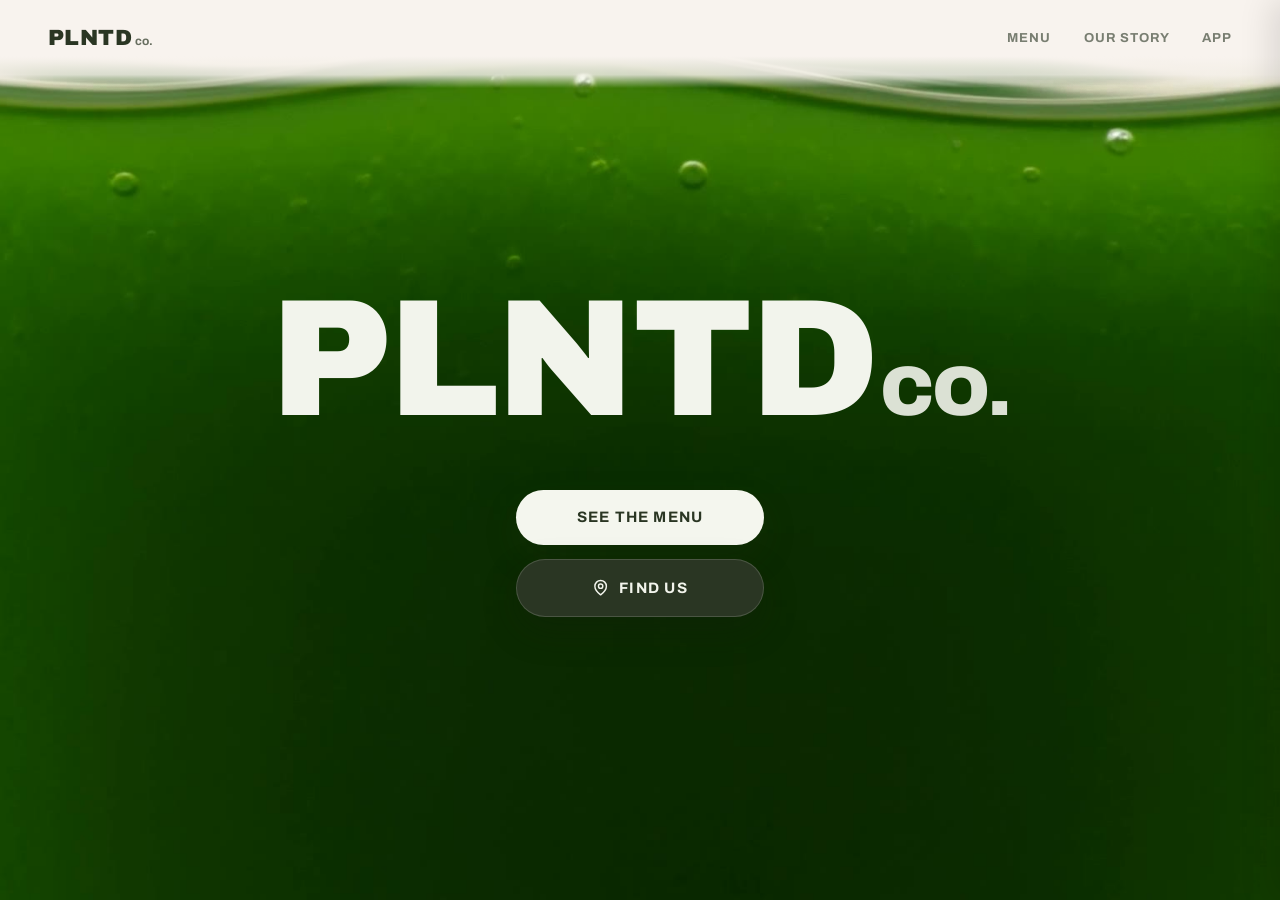
<file: index.html>
<!DOCTYPE html>
<html lang="en">
<head>
<meta charset="UTF-8">
<meta name="viewport" content="width=device-width, initial-scale=1.0">
<title>PLNTD — Home</title>
<meta name="description" content="Plant-powered juices and drinks. Eat clean, live green, feel good">
<link rel="icon" type="image/png" href="assets/icon.png?v=2">
<link href="https://fonts.googleapis.com/css2?family=Archivo:wght@700;900&display=swap" rel="stylesheet">
<style>
  :root { --btn-scale: 1.08; }
  *, *::before, *::after { box-sizing: border-box; margin: 0; padding: 0; }
  html, body { height: 100%; overflow-x: hidden; }

  body {
    font-family: 'Archivo', system-ui, sans-serif;
    overflow: hidden;
    background: #F8F3EE;
  }

  .page {
    position: relative;
    width: 100%;
    height: 100vh;
    min-height: 600px;
    overflow: hidden;
    background: #F8F3EE;
  }

  /* ── VIDEO LAYER (the Seedance render) ── */
  #liquidVideo {
    position: absolute;
    inset: 0;
    width: 100%;
    height: 100%;
    object-fit: cover;
    object-position: center bottom;
    z-index: 1;
    pointer-events: none;
    opacity: 0;                       /* hidden until confirmed at pour start */
    transition: opacity 200ms ease;
  }
  #liquidVideo.ready { opacity: 1; }

  /* Fallback still — shown only when autoplay is blocked (e.g. iOS Low
     Power Mode), so the hero shows filled juice instead of an empty video
     with a tap-to-play button. Hidden again once the video actually plays. */
  .hero-fallback {
    position: absolute;
    inset: 0;
    width: 100%;
    height: 100%;
    object-fit: cover;
    object-position: center bottom;
    z-index: 1;
    opacity: 0;
    transition: opacity 400ms ease;
    pointer-events: none;
  }
  .hero-fallback.show { opacity: 1; }

  /* ── SETTLED FLAT FILL ──
     A thin band that fades in at the waterline once the liquid hits the
     target rest level, hiding the wave peaks/troughs so the surface
     reads as a clean horizontal edge. The juice depth below it stays
     the real video pixels. */
  .settled-liquid {
    position: absolute;
    left: 0; right: 0;
    top: 100%;                        /* off-screen until frozen */
    height: 36px;                     /* updated by JS to cover the ripple range */
    z-index: 1;
    background: #1D391A;              /* live-sampled to match video pixels */
    opacity: 0;
    transition: opacity 480ms cubic-bezier(0.22, 1, 0.36, 1);
    pointer-events: none;
  }
  .settled-liquid.visible { opacity: 1; }

  .grain {
    position: absolute;
    inset: 0;
    z-index: 2;
    pointer-events: none;
    opacity: 0.35;
    mix-blend-mode: multiply;
    background-image: url("data:image/svg+xml,%3Csvg viewBox='0 0 256 256' xmlns='http://www.w3.org/2000/svg'%3E%3Cfilter id='n'%3E%3CfeTurbulence type='fractalNoise' baseFrequency='0.9' numOctaves='4' stitchTiles='stitch'/%3E%3C/filter%3E%3Crect width='100%25' height='100%25' filter='url(%23n)' opacity='0.05'/%3E%3C/svg%3E");
  }

  /* cream mask strip — hides the part of the video above the nav line
     so the liquid never visually crosses the nav. */
  .nav-mask {
    position: absolute;
    top: 0; left: 0; right: 0;
    height: 88px;
    z-index: 3;
    pointer-events: none;
    background: linear-gradient(
      to bottom,
      #F8F3EE 0%,
      #F8F3EE 64%,
      rgba(248, 243, 238, 0.82) 85%,
      rgba(248, 243, 238, 0) 100%
    );
  }

  /* ── TOP NAV ── */
  .nav {
    position: absolute; top: 0; left: 0; right: 0;
    z-index: 6;
    display: flex; align-items: center; justify-content: space-between;
    padding: 26px 48px;
  }
  .nav-logo {
    font-weight: 900;
    font-size: 22px;
    letter-spacing: 0.02em;
    text-decoration: none;
    color: #2A3623;
  }
  .nav-logo .co { font-size: 12px; vertical-align: baseline; margin-left: 3px; letter-spacing: 0; opacity: 0.7; font-weight: 700; }
  .nav-links { display: flex; gap: 32px; }
  .nav-links a {
    font-weight: 700;
    font-size: 13px;
    letter-spacing: 0.08em;
    text-transform: uppercase;
    text-decoration: none;
    color: rgba(42,54,35,0.62);
    transition: opacity 160ms ease;
  }
  .nav-links a:hover { opacity: 0.6; }

  /* ── HERO CONTENT ── */
  .hero-content {
    position: relative;
    z-index: 5;
    width: 100%;
    height: 100vh;
    display: flex;
    flex-direction: column;
    align-items: center;
    justify-content: center;
    text-align: center;
  }

  .headline {
    font-weight: 900;
    font-size: clamp(64px, 13vw, 190px);
    line-height: 0.92;
    letter-spacing: -0.015em;
    text-transform: uppercase;
    color: #2A3623;
    margin-bottom: 54px;
    transition: color 250ms cubic-bezier(0.22, 1, 0.36, 1);
  }
  .headline .co {
    font-size: 0.42em;
    vertical-align: baseline;
    opacity: 0.9;
    margin-left: 0.04em;
    letter-spacing: -0.02em;
    font-weight: 900;
  }

  .cta-stack {
    display: flex;
    flex-direction: column;
    align-items: center;
    gap: 14px;
  }
  .btn {
    display: inline-flex;
    align-items: center;
    justify-content: center;
    gap: calc(9px * var(--btn-scale, 1));
    min-width: calc(230px * var(--btn-scale, 1));
    font-family: 'Archivo', system-ui, sans-serif;
    font-weight: 700;
    font-size: calc(14px * var(--btn-scale, 1));
    letter-spacing: 0.08em;
    text-transform: uppercase;
    border: none;
    border-radius: 999px;
    padding: calc(18px * var(--btn-scale, 1)) calc(38px * var(--btn-scale, 1));
    cursor: pointer;
    text-decoration: none;
    transition: transform 180ms cubic-bezier(0.22,1,0.36,1);
  }
  .btn:focus-visible { outline: 3px solid #2A3623; outline-offset: 3px; }
  .btn-menu {
    color: #2A3623;
    background: #F4F6EE;
    box-shadow: 0 14px 34px rgba(40,55,30,0.18);
  }
  .btn-app {
    color: #F2F4EC;
    background: #2A3623;
    box-shadow: 0 14px 34px rgba(20,30,12,0.3);
    border: 1.5px solid rgba(242,244,236,0.16);
  }
  .btn:hover { transform: translateY(-2px); }
  .btn-app svg { width: calc(16px * var(--btn-scale, 1)); height: calc(16px * var(--btn-scale, 1)); }


  /* ── HAMBURGER ── */
  .nav-hamburger { display: none; width: 40px; height: 40px; border-radius: 999px; align-items: center; justify-content: center; background: none; border: none; cursor: pointer; color: #2A3623; transition: background 120ms; }
  .nav-hamburger svg { width: 22px; height: 22px; }
  .nav-hamburger:hover { background: rgba(42,54,35,0.1); }

  /* ── MOBILE DRAWER ── */
  .mobile-nav-overlay { position: fixed; inset: 0; background: rgba(20,35,14,0.4); z-index: 100; opacity: 0; pointer-events: none; transition: opacity 240ms cubic-bezier(0.22,1,0.36,1); }
  .mobile-nav-overlay.open { opacity: 1; pointer-events: auto; }
  .mobile-nav-drawer { position: fixed; top: 0; right: 0; bottom: 0; width: 300px; max-width: 85vw; background: #F8F3EE; z-index: 101; transform: translateX(100%); transition: transform 240ms cubic-bezier(0.22,1,0.36,1); display: flex; flex-direction: column; box-shadow: -8px 0 32px rgba(0,0,0,0.12); }
  .mobile-nav-drawer.open { transform: translateX(0); }
  .mobile-nav-head { padding: 0 20px; height: 64px; display: flex; align-items: center; justify-content: space-between; border-bottom: 1px solid #E8E1D4; }
  .mobile-nav-close { width: 40px; height: 40px; border-radius: 999px; display: flex; align-items: center; justify-content: center; background: none; border: none; cursor: pointer; color: #2A3623; }
  .mobile-nav-close svg { width: 22px; height: 22px; }
  .mobile-nav-links { display: flex; flex-direction: column; padding: 8px 24px; }
  .mobile-nav-links a { font-family: 'Archivo', system-ui, sans-serif; font-weight: 700; font-size: 18px; letter-spacing: 0.05em; text-transform: uppercase; color: #2A3623; padding: 20px 0; border-bottom: 1px solid #E8E1D4; text-decoration: none; transition: color 120ms; }
  .mobile-nav-links a:last-child { border-bottom: 0; }
  .mobile-nav-links a:hover { color: #1D391A; }

  /* ── MOBILE ── */
  @media (max-width: 640px) {
    .nav { padding: 20px 24px; }
    .nav-links { display: none; }
    .nav-hamburger { display: flex; }
  }

  /* ── REDUCED MOTION ── */
  @media (prefers-reduced-motion: reduce) {
    .btn { transition: none; }
  }
</style>
</head>
<body>

<div class="page" id="page">
  <video id="liquidVideo" src="assets/video/juice-pour.mp4"
         autoplay muted playsinline preload="auto" aria-hidden="true"></video>
  <img id="heroFallback" class="hero-fallback" src="assets/video/juice-poster.jpg" alt="" aria-hidden="true">
  <div class="settled-liquid" id="settledLiquid"></div>
  <div class="grain" aria-hidden="true"></div>
  <div class="nav-mask" aria-hidden="true"></div>

  <nav class="nav">
    <a class="nav-logo" href="/">PLNTD<span class="co">co.</span></a>
    <div class="nav-links">
      <a href="/menu">Menu</a>
      <a href="/story">Our Story</a>
      <a href="/app">App</a>
    </div>
    <button class="nav-hamburger" aria-label="Open menu" onclick="document.getElementById('mobileNav').classList.add('open');document.getElementById('mobileNavOverlay').classList.add('open');">
      <svg viewBox="0 0 24 24" fill="none" stroke="currentColor" stroke-width="1.8" stroke-linecap="round"><path d="M3 6h18M3 12h18M3 18h18"/></svg>
    </button>
  </nav>

  <div class="mobile-nav-overlay" id="mobileNavOverlay" onclick="document.getElementById('mobileNav').classList.remove('open');this.classList.remove('open');"></div>
  <aside class="mobile-nav-drawer" id="mobileNav">
    <div class="mobile-nav-head">
      <a href="/" class="nav-logo">PLNTD<span class="co">co.</span></a>
      <button class="mobile-nav-close" aria-label="Close menu" onclick="document.getElementById('mobileNav').classList.remove('open');document.getElementById('mobileNavOverlay').classList.remove('open');">
        <svg viewBox="0 0 24 24" fill="none" stroke="currentColor" stroke-width="1.8" stroke-linecap="round"><path d="M6 6l12 12M6 18L18 6"/></svg>
      </button>
    </div>
    <nav class="mobile-nav-links">
      <a href="/menu">Menu</a>
      <a href="/story">Our Story</a>
      <a href="/app">App</a>
    </nav>
  </aside>

  <div class="hero-content">
    <h1 class="headline" id="headline">PLNTD<span class="co">co.</span></h1>
    <div class="cta-stack">
      <a class="btn btn-menu" href="/menu">See the Menu</a>
      <a class="btn btn-app" href="https://www.google.com/maps/search/?api=1&query=PLNTD%20Co%2C%20144%20High%20Road%20Leyton%2C%20London%20E15%202BX" target="_blank" rel="noopener noreferrer">
        <svg viewBox="0 0 24 24" fill="none" stroke="currentColor" stroke-width="2" stroke-linecap="round" stroke-linejoin="round" aria-hidden="true"><path d="M20 10c0 6-8 12-8 12s-8-6-8-12a8 8 0 0 1 16 0Z"/><circle cx="12" cy="10" r="3"/></svg>
        Find Us
      </a>
    </div>
  </div>

</div>

<script>
  const v        = document.getElementById('liquidVideo');
  const headline = document.getElementById('headline');
  const settled  = document.getElementById('settledLiquid');
  const fallback = document.getElementById('heroFallback');

  const INK_DARK  = [42, 54, 35];    // #2A3623
  const INK_CREAM = [242, 244, 236]; // #F2F4EC

  // ── REST LEVEL ────────────────────────────────────────────────
  // Where the liquid should settle, as a fraction of viewport height
  // from the TOP (0 = top under the nav, 1 = bottom). 0.05 ≈ just below
  // the nav (almost full).
  let TARGET_LEVEL = 0.05;
  let frozen = false;
  let posterShown = false;
  let revealed = false;

  // Show the video only once — guarded so the restored end frame never
  // flashes before the pour (see reveal logic in tick / pageshow).
  function revealVideo() {
    if (revealed) return;
    revealed = true;
    v.classList.add('ready');
  }

  function lerp(a, b, t) { return a + (b - a) * t; }
  function rgb(c) { return `rgb(${c[0]|0}, ${c[1]|0}, ${c[2]|0})`; }
  function lerpRGB(a, b, t) { return [lerp(a[0],b[0],t), lerp(a[1],b[1],t), lerp(a[2],b[2],t)]; }

  // Offscreen buffer used to read the video's real pixels so we can find
  // the actual waterline (cream → green transition) on screen.
  const buf = document.createElement('canvas');
  const bctx = buf.getContext('2d', { willReadFrequently: true });
  const SAMPLE_W = 24;          // we only need one column-ish strip
  let SAMPLE_H = 240;

  function sizeBuffer() {
    SAMPLE_H = Math.max(160, Math.round(window.innerHeight / 4));
    buf.width = SAMPLE_W;
    buf.height = SAMPLE_H;
  }
  sizeBuffer();
  window.addEventListener('resize', sizeBuffer);

  // Draw the video into the buffer using the SAME object-fit:cover +
  // object-position:center bottom mapping the <video> uses, so buffer
  // rows map linearly to screen rows.
  function drawCover() {
    const W = SAMPLE_W, H = SAMPLE_H;
    const vw = v.videoWidth || 16, vh = v.videoHeight || 9;
    const s = Math.max(W / vw, H / vh);
    const dw = vw * s, dh = vh * s;
    const dx = (W - dw) / 2;     // center horizontally
    const dy = H - dh;           // bottom aligned
    bctx.clearRect(0, 0, W, H);
    bctx.drawImage(v, dx, dy, dw, dh);
  }

  // Scan the buffer column from top to bottom; return the waterline as a
  // fraction of height (0..1) — the first row that reads as liquid (green
  // & darker than cream). Returns 1 (no liquid visible) if none found.
  function detectWaterlineFrac() {
    const W = SAMPLE_W, H = SAMPLE_H;
    let data;
    try { data = bctx.getImageData(0, 0, W, H).data; }
    catch (e) { return null; } // not ready / tainted
    const cx = (W >> 1);
    for (let y = 0; y < H; y++) {
      let r = 0, g = 0, b = 0, n = 0;
      // average a few px across the middle of the strip for stability
      for (let x = cx - 3; x <= cx + 3; x++) {
        const i = (y * W + x) * 4;
        r += data[i]; g += data[i+1]; b += data[i+2]; n++;
      }
      r /= n; g /= n; b /= n;
      const lum = 0.2126*r + 0.7152*g + 0.0722*b;
      const isLiquid = (g >= r - 6) && (g > b * 0.85) && (lum < 188);
      if (isLiquid) return y / H;
    }
    return 1; // no liquid found → fully cream
  }

  let lastWaterFrac = 1;

  // Drop a thin flat band at the waterline to hide the wave peaks/troughs.
  // The colour is sampled from the video just below the band so it joins
  // seamlessly with the real liquid below — only the rippling surface line
  // is hidden; the juice depth and colour stay the video's own.
  function freezeFlat() {
    const vh = window.innerHeight;
    const targetY = TARGET_LEVEL * vh;
    const ABOVE = 14;                 // cover peaks above the average
    const BELOW = 22;                 // cover troughs below the average
    const BAND  = ABOVE + BELOW;

    // average a small patch just below the band for a clean colour match
    let sumR = 0, sumG = 0, sumB = 0, n = 0;
    try {
      for (let dy = 0; dy < 6; dy++) {
        const sy = Math.min(SAMPLE_H - 1,
          Math.round(((targetY + BELOW + 4 + dy * 3) / vh) * SAMPLE_H));
        for (let dx = -4; dx <= 4; dx += 2) {
          const sx = Math.max(0, Math.min(SAMPLE_W - 1, (SAMPLE_W >> 1) + dx));
          const px = bctx.getImageData(sx, sy, 1, 1).data;
          sumR += px[0]; sumG += px[1]; sumB += px[2]; n++;
        }
      }
    } catch (e) {}
    const r = n ? Math.round(sumR / n) : 29;
    const g = n ? Math.round(sumG / n) : 57;
    const b = n ? Math.round(sumB / n) : 26;

    settled.style.background = `rgb(${r}, ${g}, ${b})`;
    settled.style.top    = (targetY - ABOVE) + 'px';
    settled.style.height = BAND + 'px';
    requestAnimationFrame(() => settled.classList.add('visible'));
  }

  function tick() {
    // While the fallback still is showing (autoplay blocked), the hero is
    // filled juice — keep the headline cream and skip video detection.
    if (posterShown) {
      headline.style.color = rgb(INK_CREAM);
      requestAnimationFrame(tick);
      return;
    }
    // 1) find the real waterline from the video pixels
    let detected = null;
    if (v.readyState >= 2) {
      drawCover();
      const wf = detectWaterlineFrac();
      if (wf != null) { lastWaterFrac = wf; detected = wf; }
    }
    // Reveal the video only when it's safe to: a freshly read empty/early
    // frame (primary), or the video genuinely playing an early frame
    // (secondary — covers fast pours / tinted frames). Requires a decoded
    // frame (readyState>=2) so we never reveal black, and never the restored
    // end frame. Until then the cream pre-pour hero shows.
    if (!revealed && !posterShown && v.readyState >= 2) {
      if (detected != null && detected > 0.6) revealVideo();
      else if (!v.paused && v.currentTime > 0.1 && v.currentTime < 1.5) revealVideo();
    }
    const waterlineY = lastWaterFrac * window.innerHeight;

    // 2) freeze the clip once the liquid reaches the target rest level
    if (!frozen && lastWaterFrac <= TARGET_LEVEL && v.currentTime > 0.2) {
      v.pause();
      frozen = true;
      freezeFlat();
    }

    // 3) recolor the headline based on where the liquid ACTUALLY is:
    //    dark while above the waterline, cream once submerged, with a
    //    soft crossfade band right at the surface.
    const hl = headline.getBoundingClientRect();
    const hlY = hl.top + hl.height / 2;
    const BAND = 90;
    let p = (hlY - waterlineY) / BAND + 0.5;
    p = Math.max(0, Math.min(1, p));
    headline.style.color = rgb(lerpRGB(INK_DARK, INK_CREAM, p));

    requestAnimationFrame(tick);
  }
  requestAnimationFrame(tick);

  // ── AUTOPLAY FALLBACK ─────────────────────────────────────────
  // iOS blocks video autoplay in Low Power Mode (and sometimes on first
  // load). When that happens, show the filled-juice still instead of an
  // empty video + tap-to-play button. The moment the video does start
  // (e.g. after the user has navigated and comes back), hide the still.
  function showPoster() {
    if (posterShown) return;
    posterShown = true;
    fallback.classList.add('show');
    headline.style.color = rgb(INK_CREAM);
  }
  function hidePoster() {
    if (!posterShown) return;
    posterShown = false;
    fallback.classList.remove('show');
  }
  v.addEventListener('playing', hidePoster);

  function tryPlay() {
    // Rewind first: on reload/Back the browser may restore the video at its
    // end frame (the full rest state). Seeking to 0 before play means the
    // first frame we ever reveal is the empty start of the pour.
    try { if (v.currentTime > 0.05) v.currentTime = 0; } catch (e) {}
    const p = v.play && v.play();
    if (p && p.catch) {
      // Modern browsers: the promise rejects only when autoplay is blocked.
      // A slow buffer does NOT reject — it resolves once playback begins —
      // so this never fires the filled still just because the 4MB clip is
      // still loading on mobile/4G.
      p.catch(() => showPoster());
    } else {
      // Old browsers without a play() promise: only after play has actually
      // been attempted (we're past canplay), fall back to the still if it's
      // genuinely stuck — not merely buffering.
      setTimeout(() => { if (v.paused && v.currentTime === 0) showPoster(); }, 1500);
    }
  }
  if (v.readyState >= 2) tryPlay();
  else v.addEventListener('canplay', tryPlay, { once: true });
  // Genuine failure (decode/network error) → show the filled still.
  v.addEventListener('error', showPoster);

  // ── REDUCED MOTION — skip the pour, jump to the filled rest state ──
  if (window.matchMedia('(prefers-reduced-motion: reduce)').matches) {
    v.removeAttribute('autoplay');
    const goFilled = () => { v.pause(); v.currentTime = Math.max(0, v.duration - 0.05); revealVideo(); };
    if (v.readyState >= 1 && v.duration) goFilled();
    else v.addEventListener('loadedmetadata', goFilled, { once: true });
  }

  // ── BACK/FORWARD CACHE RESTORE ───────────────────────────────────
  // When the user navigates away (e.g. to /menu) and taps Back, the
  // browser restores this page from the bfcache with the video frozen
  // at its end and the script NOT re-run — so the pour never replays.
  // On a persisted restore, reset state and play the pour fresh so the
  // hero always animates on every visit (reduced-motion still opts out).
  window.addEventListener('pageshow', (e) => {
    if (!e.persisted) return;   // genuine fresh loads are handled above
    if (window.matchMedia('(prefers-reduced-motion: reduce)').matches) return;
    frozen = false;
    lastWaterFrac = 1;
    revealed = false;
    v.classList.remove('ready');     // re-hide; tick reveals again at pour start
    hidePoster();
    settled.classList.remove('visible');
    try { v.currentTime = 0; } catch (err) {}
    tryPlay();
  });
</script>

</body>
</html>
</file>
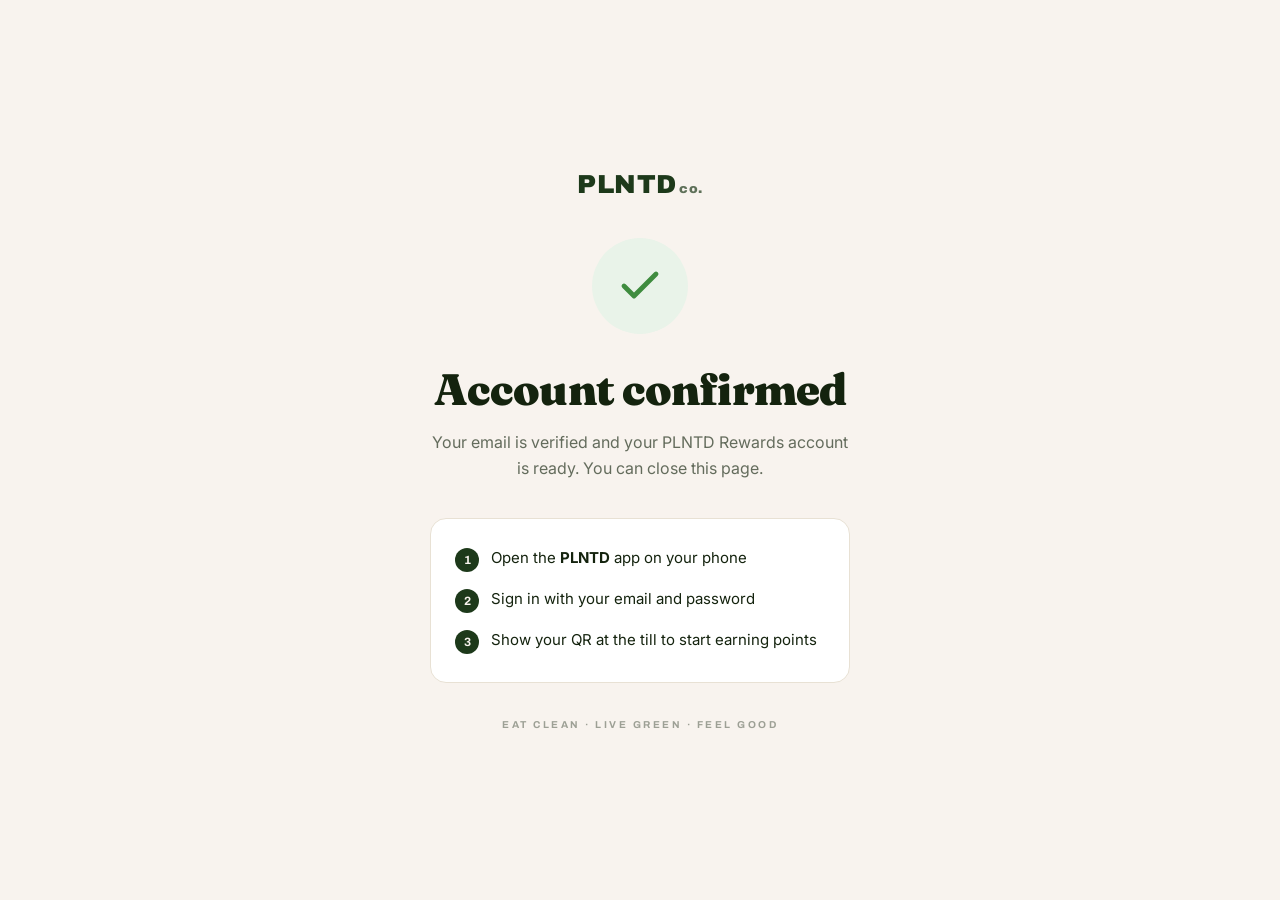
<file: confirmed.html>
<!DOCTYPE html>
<html lang="en">
<head>
<meta charset="UTF-8">
<meta name="viewport" content="width=device-width, initial-scale=1.0">
<meta name="robots" content="noindex">
<title>Account confirmed — PLNTD</title>
<link rel="icon" type="image/png" href="assets/icon.png?v=2" />
<link href="https://fonts.googleapis.com/css2?family=Fraunces:opsz,wght@9..144,800;9..144,900&family=Archivo:wght@700;900&family=Inter:wght@400;500;600&display=swap" rel="stylesheet">
<style>
  *, *::before, *::after { box-sizing: border-box; margin: 0; padding: 0; }
  html, body { height: 100%; }
  body {
    background: #F8F3EE;
    font-family: 'Inter', sans-serif;
    -webkit-font-smoothing: antialiased;
    display: flex;
    flex-direction: column;
    align-items: center;
    justify-content: center;
    min-height: 100vh;
    padding: 32px 24px;
    text-align: center;
  }
  .brand {
    font-family: 'Archivo', sans-serif;
    font-weight: 900;
    font-size: 26px;
    letter-spacing: 0.02em;
    color: #1D391A;
    margin-bottom: 40px;
  }
  .brand span { font-size: 13px; opacity: 0.7; margin-left: 2px; }
  .check {
    width: 96px;
    height: 96px;
    border-radius: 50%;
    background: #E9F3E9;
    display: flex;
    align-items: center;
    justify-content: center;
    margin-bottom: 28px;
    animation: pop 420ms cubic-bezier(0.22, 1, 0.36, 1);
  }
  .check svg { width: 48px; height: 48px; }
  @keyframes pop {
    0% { transform: scale(0.6); opacity: 0; }
    100% { transform: scale(1); opacity: 1; }
  }
  h1 {
    font-family: 'Fraunces', serif;
    font-weight: 900;
    font-size: clamp(32px, 7vw, 44px);
    color: #14230E;
    letter-spacing: -0.02em;
    margin-bottom: 14px;
  }
  p {
    font-size: 16px;
    color: rgba(20, 35, 14, 0.65);
    line-height: 1.6;
    max-width: 420px;
    margin-bottom: 36px;
  }
  .steps {
    background: #FFFFFF;
    border: 1px solid #E8E1D4;
    border-radius: 16px;
    padding: 20px 24px;
    max-width: 420px;
    width: 100%;
    text-align: left;
    margin-bottom: 36px;
  }
  .step { display: flex; align-items: flex-start; gap: 12px; padding: 8px 0; }
  .step-num {
    width: 24px; height: 24px; border-radius: 50%;
    background: #1D391A; color: #F8F3EE;
    font-family: 'Archivo', sans-serif; font-weight: 700; font-size: 12px;
    display: flex; align-items: center; justify-content: center; flex-shrink: 0;
    margin-top: 1px;
  }
  .step-text { font-size: 15px; color: #14230E; line-height: 1.5; }
  .foot {
    font-family: 'Archivo', sans-serif;
    font-weight: 700;
    font-size: 10px;
    text-transform: uppercase;
    letter-spacing: 0.25em;
    color: rgba(20, 35, 14, 0.4);
  }
</style>
</head>
<body>
  <div class="brand">PLNTD<span>co.</span></div>

  <div class="check">
    <svg viewBox="0 0 24 24" fill="none" stroke="#3F8C3F" stroke-width="2.4" stroke-linecap="round" stroke-linejoin="round">
      <path d="M20 6L9 17l-5-5"/>
    </svg>
  </div>

  <h1>Account confirmed</h1>
  <p>Your email is verified and your PLNTD Rewards account is ready. You can close this page.</p>

  <div class="steps">
    <div class="step">
      <div class="step-num">1</div>
      <div class="step-text">Open the <strong>PLNTD</strong> app on your phone</div>
    </div>
    <div class="step">
      <div class="step-num">2</div>
      <div class="step-text">Sign in with your email and password</div>
    </div>
    <div class="step">
      <div class="step-num">3</div>
      <div class="step-text">Show your QR at the till to start earning points</div>
    </div>
  </div>

  <div class="foot">Eat clean · Live green · Feel good</div>
</body>
</html>
</file>
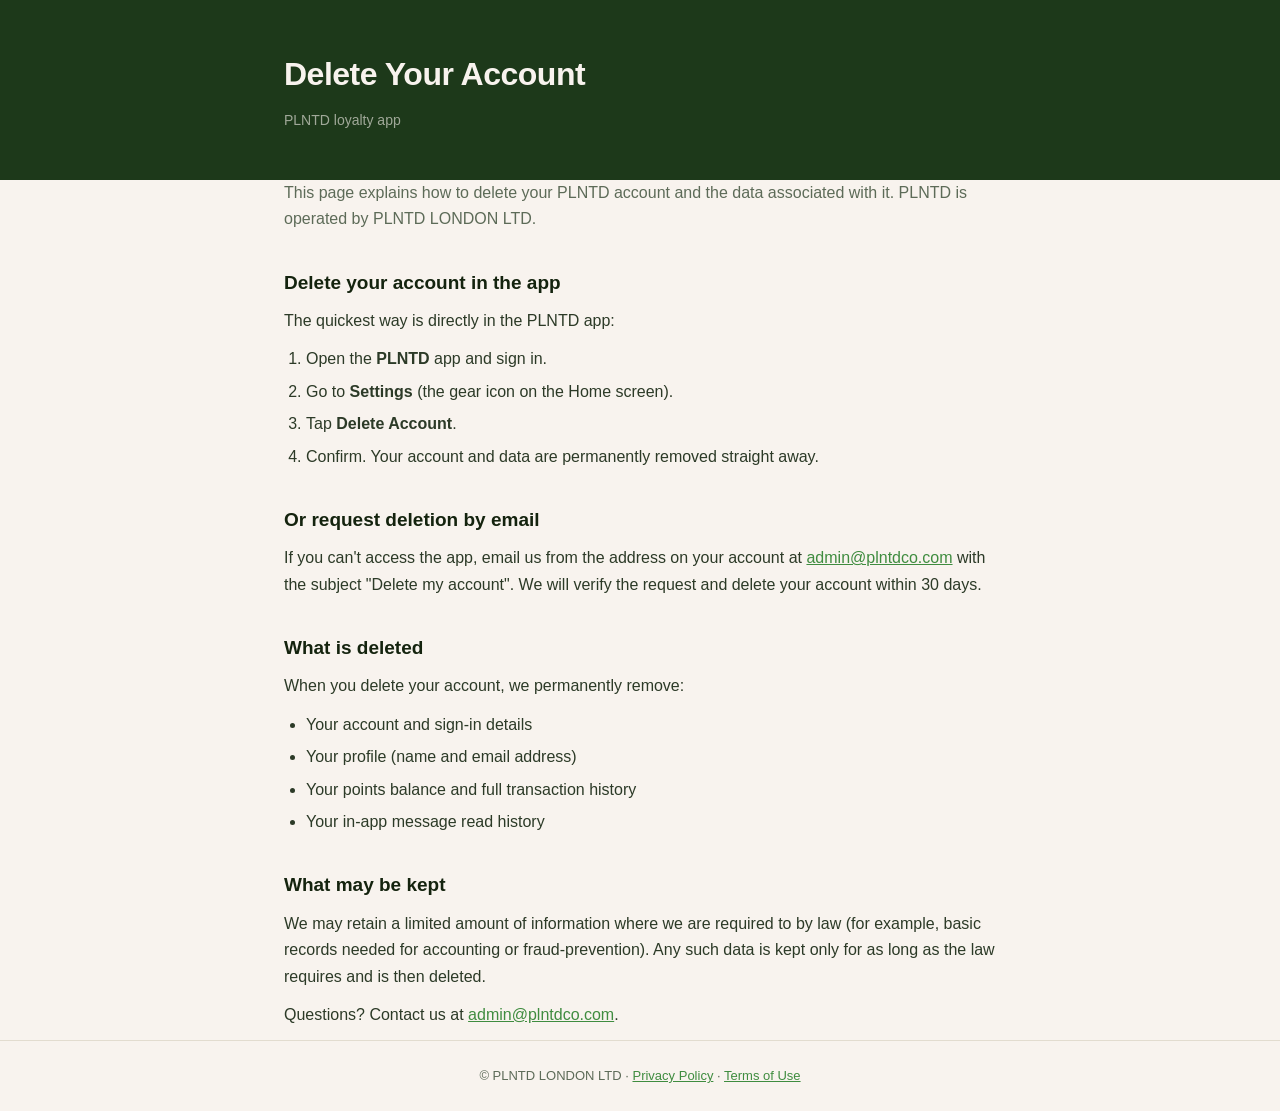
<file: delete-account.html>
<!DOCTYPE html>
<html lang="en-GB">
<head>
  <meta charset="UTF-8" />
  <meta name="viewport" content="width=device-width, initial-scale=1.0" />
  <meta name="robots" content="index, follow" />
  <title>Delete Your Account — PLNTD</title>
  <style>
    :root { --forest:#1d391a; --ink:#14230e; --leaf:#3f8c3f; --cream:#f8f3ee; --muted:#5d6b58; }
    * { box-sizing: border-box; }
    body {
      margin: 0; background: var(--cream); color: var(--ink);
      font-family: -apple-system, BlinkMacSystemFont, "Segoe UI", Roboto, Helvetica, Arial, sans-serif;
      line-height: 1.65;
    }
    header { background: var(--forest); color: var(--cream); padding: 48px 0; }
    .wrap { max-width: 760px; margin: 0 auto; padding: 0 24px; }
    h1 { margin: 0; font-size: 32px; letter-spacing: -0.5px; }
    .updated { color: rgba(248,243,238,0.6); font-size: 14px; margin-top: 8px; }
    main { padding: 40px 0 80px; }
    h2 { font-size: 19px; margin: 34px 0 10px; color: var(--ink); }
    p { margin: 0 0 12px; color: #2c3a27; }
    ol, ul { margin: 0 0 12px; padding-left: 22px; color: #2c3a27; }
    li { margin: 0 0 6px; }
    .intro p { color: var(--muted); }
    a { color: var(--leaf); }
    footer { border-top: 1px solid #e2dccf; padding: 24px; text-align: center; color: var(--muted); font-size: 13px; }
  </style>
</head>
<body>
  <header><div class="wrap"><h1>Delete Your Account</h1><div class="updated">PLNTD loyalty app</div></div></header>
  <main class="wrap">
    <div class="intro">
      <p>This page explains how to delete your PLNTD account and the data associated with it. PLNTD is operated by PLNTD LONDON LTD.</p>
    </div>

    <h2>Delete your account in the app</h2>
    <p>The quickest way is directly in the PLNTD app:</p>
    <ol>
      <li>Open the <strong>PLNTD</strong> app and sign in.</li>
      <li>Go to <strong>Settings</strong> (the gear icon on the Home screen).</li>
      <li>Tap <strong>Delete Account</strong>.</li>
      <li>Confirm. Your account and data are permanently removed straight away.</li>
    </ol>

    <h2>Or request deletion by email</h2>
    <p>If you can't access the app, email us from the address on your account at
      <a href="mailto:admin@plntdco.com">admin@plntdco.com</a> with the subject
      "Delete my account". We will verify the request and delete your account within 30 days.</p>

    <h2>What is deleted</h2>
    <p>When you delete your account, we permanently remove:</p>
    <ul>
      <li>Your account and sign-in details</li>
      <li>Your profile (name and email address)</li>
      <li>Your points balance and full transaction history</li>
      <li>Your in-app message read history</li>
    </ul>

    <h2>What may be kept</h2>
    <p>We may retain a limited amount of information where we are required to by law
      (for example, basic records needed for accounting or fraud-prevention). Any such
      data is kept only for as long as the law requires and is then deleted.</p>

    <p>Questions? Contact us at <a href="mailto:admin@plntdco.com">admin@plntdco.com</a>.</p>
  </main>
  <footer>&copy; PLNTD LONDON LTD &middot; <a href="/privacy">Privacy Policy</a> &middot; <a href="/terms">Terms of Use</a></footer>
</body>
</html>
</file>
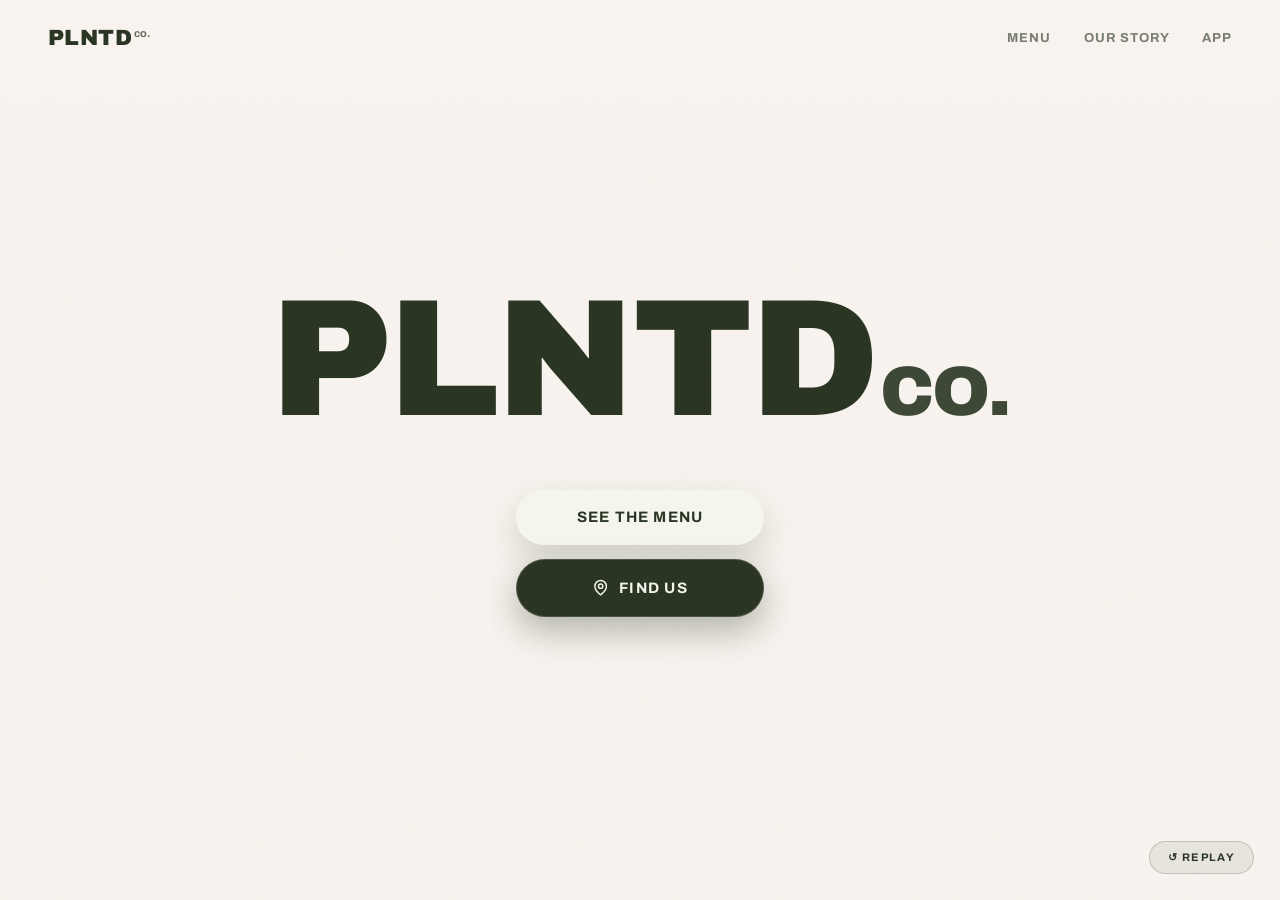
<file: landing.html>
<!DOCTYPE html>
<html lang="en">
<head>
<meta charset="UTF-8">
<meta name="viewport" content="width=device-width, initial-scale=1.0">
<title>PLNTD — Real Fruit, Real Cold-Pressed</title>
<link rel="icon" type="image/png" href="assets/icon.png?v=2" />
<link href="https://fonts.googleapis.com/css2?family=Archivo:wght@700;900&display=swap" rel="stylesheet">
<style>
  *, *::before, *::after { box-sizing: border-box; margin: 0; padding: 0; }
  html, body { height: 100%; overflow-x: hidden; }

  body {
    font-family: 'Archivo', system-ui, sans-serif;
    overflow: hidden;
    background: #F8F3EE;
  }

  .page {
    position: relative;
    width: 100%;
    height: 100vh;
    min-height: 600px;
    overflow: hidden;
    background: #F8F3EE;
    transition: background 600ms cubic-bezier(0.22, 1, 0.36, 1);
  }

  /* ── VIDEO LAYER (the Seedance render) ── */
  #liquidVideo {
    position: absolute;
    inset: 0;
    width: 100%;
    height: 100%;
    object-fit: cover;
    object-position: center bottom;
    z-index: 1;
    pointer-events: none;
  }

  /* paper grain — unifies video + page so they feel like one surface */
  .grain {
    position: absolute;
    inset: 0;
    z-index: 2;
    pointer-events: none;
    opacity: 0.35;
    mix-blend-mode: multiply;
    background-image: url("data:image/svg+xml,%3Csvg viewBox='0 0 256 256' xmlns='http://www.w3.org/2000/svg'%3E%3Cfilter id='n'%3E%3CfeTurbulence type='fractalNoise' baseFrequency='0.9' numOctaves='4' stitchTiles='stitch'/%3E%3C/filter%3E%3Crect width='100%25' height='100%25' filter='url(%23n)' opacity='0.05'/%3E%3C/svg%3E");
  }

  /* cream mask strip — hides the part of the video above the nav line
     so the liquid never visually crosses the nav. Gradient fade at the
     bottom edge keeps it from looking like a hard horizon. */
  .nav-mask {
    position: absolute;
    top: 0; left: 0; right: 0;
    height: 110px;
    z-index: 3;
    pointer-events: none;
    background: linear-gradient(
      to bottom,
      #F8F3EE 0%,
      #F8F3EE 70%,
      rgba(248, 243, 238, 0.85) 88%,
      rgba(248, 243, 238, 0) 100%
    );
  }

  /* ── TOP NAV (stays above waterline) ── */
  .nav {
    position: absolute; top: 0; left: 0; right: 0;
    z-index: 6;
    display: flex; align-items: center; justify-content: space-between;
    padding: 26px 48px;
  }
  .nav-logo {
    font-weight: 900;
    font-size: 22px;
    letter-spacing: 0.02em;
    text-decoration: none;
    color: #2A3623;
  }
  .nav-logo .co { font-size: 11px; vertical-align: super; margin-left: 2px; letter-spacing: 0; opacity: 0.7; font-weight: 700; }
  .nav-links { display: flex; gap: 32px; }
  .nav-links a {
    font-weight: 700;
    font-size: 13px;
    letter-spacing: 0.08em;
    text-transform: uppercase;
    text-decoration: none;
    color: rgba(42,54,35,0.62);
    transition: opacity 160ms ease;
  }
  .nav-links a:hover { opacity: 0.6; }

  /* ── HERO CONTENT ── */
  .hero-content {
    position: relative;
    z-index: 5;
    width: 100%;
    height: 100vh;
    display: flex;
    flex-direction: column;
    align-items: center;
    justify-content: center;
    text-align: center;
    gap: 0;
  }

  .headline {
    font-weight: 900;
    font-size: clamp(64px, 13vw, 190px);
    line-height: 0.92;
    letter-spacing: -0.015em;
    text-transform: uppercase;
    color: #2A3623;
    margin-bottom: 54px;
    transition: color 250ms cubic-bezier(0.22, 1, 0.36, 1);
  }
  .headline .co {
    font-size: 0.42em;
    vertical-align: baseline;
    opacity: 0.9;
    margin-left: 0.04em;
    letter-spacing: -0.02em;
    font-weight: 900;
  }

  .cta-stack {
    display: flex;
    flex-direction: column;
    align-items: center;
    gap: 14px;
  }
  .btn {
    display: inline-flex;
    align-items: center;
    justify-content: center;
    gap: calc(9px * var(--btn-scale, 1.08));
    min-width: calc(230px * var(--btn-scale, 1.08));
    font-weight: 700;
    font-size: calc(14px * var(--btn-scale, 1.08));
    letter-spacing: 0.08em;
    text-transform: uppercase;
    border: none;
    border-radius: 999px;
    padding: calc(18px * var(--btn-scale, 1.08)) calc(38px * var(--btn-scale, 1.08));
    cursor: pointer;
    text-decoration: none;
    transition: transform 180ms cubic-bezier(0.22,1,0.36,1);
  }
  .btn-menu {
    color: #2A3623;
    background: #F4F6EE;
    box-shadow: 0 14px 34px rgba(40,55,30,0.18);
  }
  .btn-app {
    color: #F2F4EC;
    background: #2A3623;
    box-shadow: 0 14px 34px rgba(20,30,12,0.3);
    border: 1.5px solid rgba(242,244,236,0.16);
  }
  .btn:hover { transform: translateY(-2px); }
  .btn-app svg { width: calc(16px * var(--btn-scale, 1.08)); height: calc(16px * var(--btn-scale, 1.08)); }

  /* ── REPLAY ── */
  .replay {
    position: fixed;
    bottom: 26px; right: 26px;
    z-index: 8;
    display: inline-flex; align-items: center; gap: 7px;
    background: rgba(42,54,35,0.08);
    border: 1px solid rgba(42,54,35,0.2);
    color: #2A3623;
    padding: 9px 18px;
    font-family: 'Archivo', sans-serif;
    font-weight: 700;
    font-size: 11px;
    letter-spacing: 0.12em;
    text-transform: uppercase;
    cursor: pointer;
    border-radius: 999px;
    backdrop-filter: blur(6px);
  }
  .replay:hover { background: rgba(42,54,35,0.16); }

  @media (max-width: 640px) {
    .nav { padding: 18px 22px; }
    .nav-links { gap: 18px; }
  }
</style>
</head>
<body>

<div class="page" id="page">
  <video id="liquidVideo" src="assets/video/juice-pour.mp4"
         autoplay muted playsinline preload="auto" aria-hidden="true"></video>
  <div class="grain"></div>
  <div class="nav-mask"></div>

  <nav class="nav">
    <a class="nav-logo" id="navLogo" href="landing.html">PLNTD<span class="co">co.</span></a>
    <div class="nav-links">
      <a href="index.html">Menu</a>
      <a href="story.html">Our Story</a>
      <a href="index.html">App</a>
    </div>
  </nav>

  <div class="hero-content">
    <h1 class="headline" id="headline">PLNTD<span class="co">co.</span></h1>
    <div class="cta-stack">
      <a class="btn btn-menu" href="index.html">See the Menu</a>
      <a class="btn btn-app" href="index.html">
        <svg viewBox="0 0 24 24" fill="none" stroke="currentColor" stroke-width="2" stroke-linecap="round" stroke-linejoin="round"><path d="M20 10c0 6-8 12-8 12s-8-6-8-12a8 8 0 0 1 16 0Z"/><circle cx="12" cy="10" r="3"/></svg>
        Find Us
      </a>
    </div>
  </div>

  <button class="replay" id="replay">↺ Replay</button>
</div>

<script>
  const v        = document.getElementById('liquidVideo');
  const headline = document.getElementById('headline');
  const replay   = document.getElementById('replay');

  const INK_DARK  = [42, 54, 35];    // #2A3623
  const INK_CREAM = [242, 244, 236]; // #F2F4EC

  function lerp(a, b, t) { return a + (b - a) * t; }
  function rgb(c) { return `rgb(${c[0]|0}, ${c[1]|0}, ${c[2]|0})`; }
  function lerpRGB(a, b, t) { return [lerp(a[0],b[0],t), lerp(a[1],b[1],t), lerp(a[2],b[2],t)]; }

  // Sync the headline color to the rising waterline.
  // The mask hides anything above ~110px from the top, so the effective
  // visible waterline ends at ~110px (not 15% of viewport).
  const NAV_MASK_PX = 110;
  function tick() {
    if (v.duration && v.duration > 0) {
      const prog = Math.min(1, v.currentTime / v.duration);
      const startY = window.innerHeight;          // empty: waterline at bottom
      const endY   = NAV_MASK_PX + 10;            // full:  waterline just under the mask
      const waterlineY = startY + (endY - startY) * prog;

      // headline center y
      const hl = headline.getBoundingClientRect();
      const hlY = hl.top + hl.height / 2;

      // soft band: -110px above waterline = dark, +110px below = cream
      const BAND = 110;
      let p = (hlY - waterlineY) / BAND + 0.5;
      p = Math.max(0, Math.min(1, p));
      headline.style.color = rgb(lerpRGB(INK_DARK, INK_CREAM, p));
    }
    requestAnimationFrame(tick);
  }
  requestAnimationFrame(tick);

  // Pour up, then HOLD the moment the surface sits just under the nav
  // (matches the canvas variant's ~91% fill). Playing to the very end
  // submerges everything into flat green, so we stop short and freeze
  // on the live-looking surface frame.
  const HOLD_FRAC = 0.85;
  function holdAtSurface() {
    if (v.duration && v.currentTime >= v.duration * HOLD_FRAC) {
      v.pause();
      v.currentTime = v.duration * HOLD_FRAC;
    }
  }
  v.addEventListener('timeupdate', holdAtSurface);

  replay.addEventListener('click', () => {
    v.currentTime = 0;
    v.play();
  });
</script>

</body>
</html>
</file>
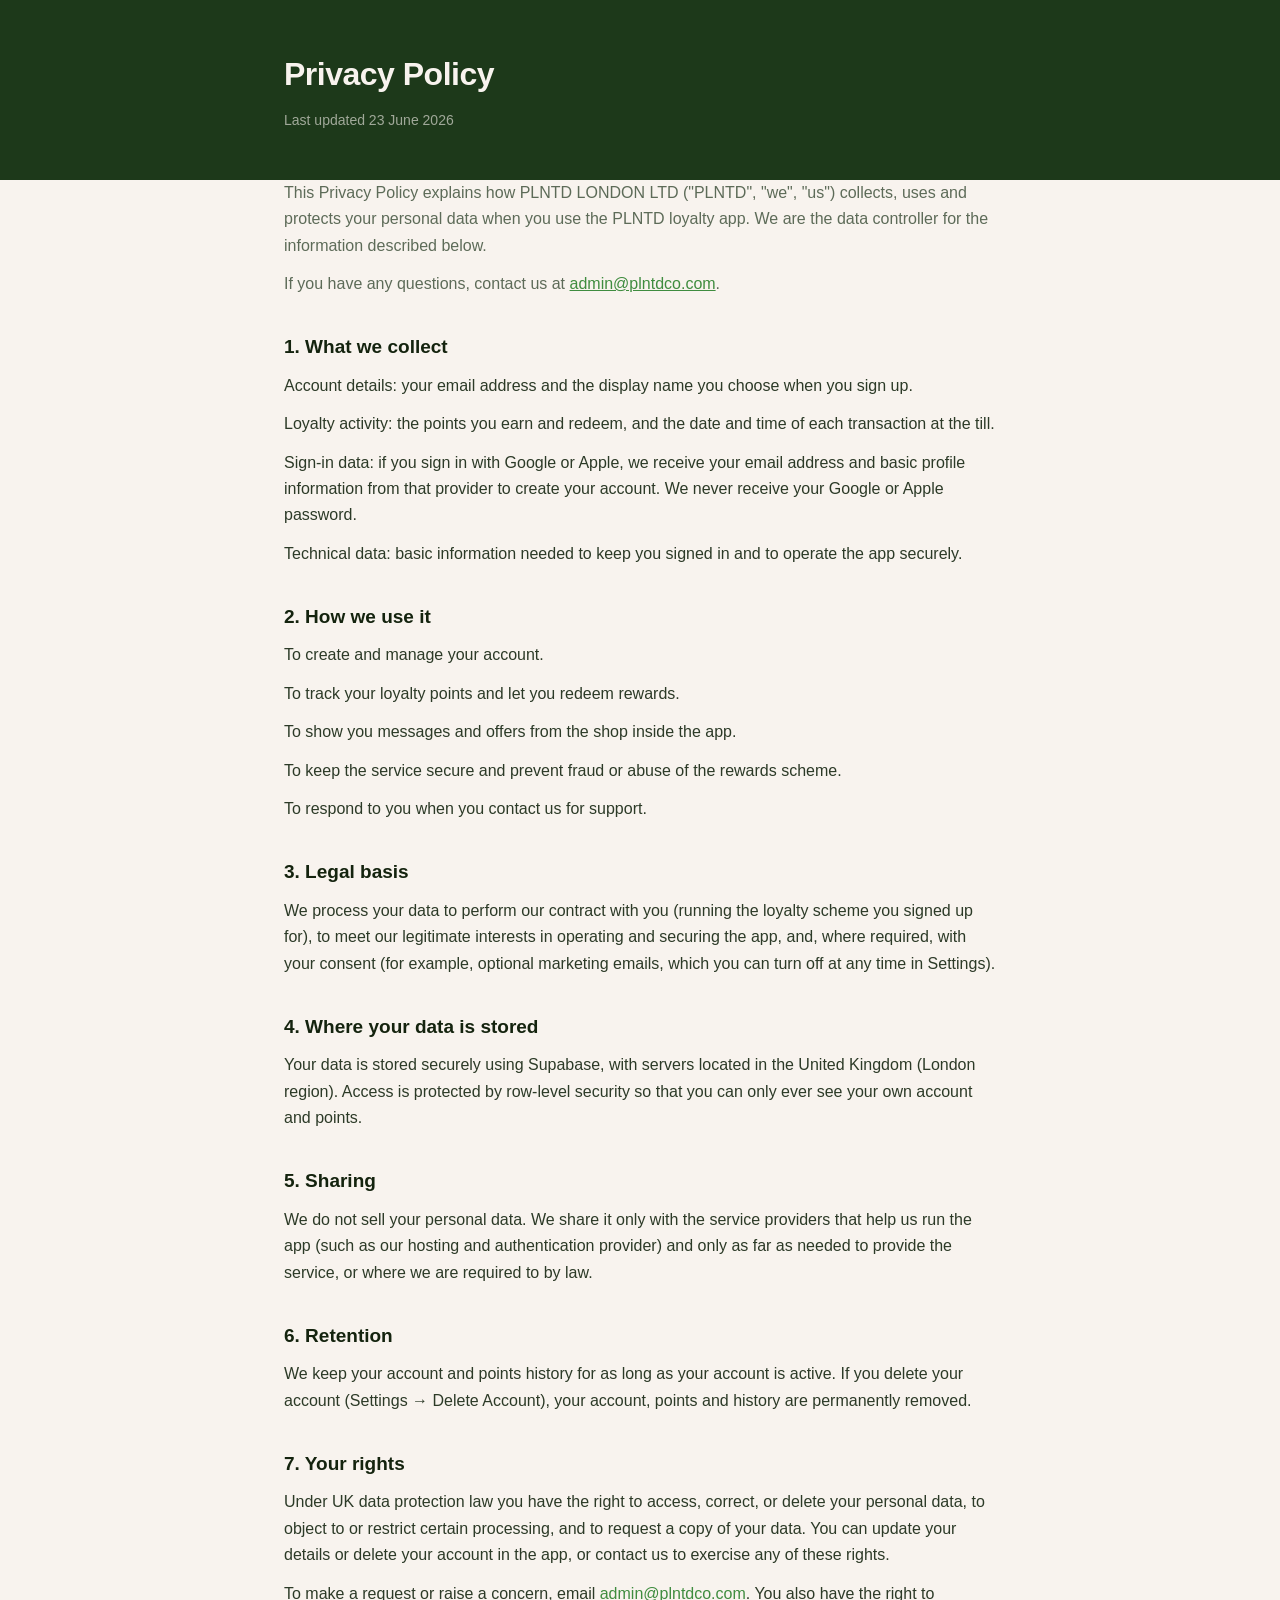
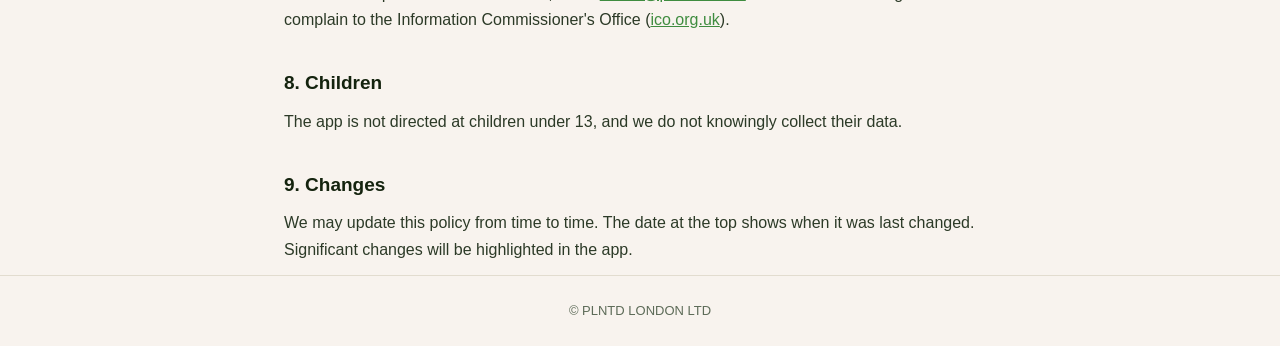
<file: privacy.html>
<!DOCTYPE html>
<html lang="en-GB">
<head>
  <meta charset="UTF-8" />
  <meta name="viewport" content="width=device-width, initial-scale=1.0" />
  <meta name="robots" content="index, follow" />
  <title>Privacy Policy — PLNTD</title>
  <style>
    :root { --forest:#1d391a; --ink:#14230e; --leaf:#3f8c3f; --cream:#f8f3ee; --muted:#5d6b58; }
    * { box-sizing: border-box; }
    body {
      margin: 0; background: var(--cream); color: var(--ink);
      font-family: -apple-system, BlinkMacSystemFont, "Segoe UI", Roboto, Helvetica, Arial, sans-serif;
      line-height: 1.65;
    }
    header { background: var(--forest); color: var(--cream); padding: 48px 0; }
    .wrap { max-width: 760px; margin: 0 auto; padding: 0 24px; }
    h1 { margin: 0; font-size: 32px; letter-spacing: -0.5px; }
    .updated { color: rgba(248,243,238,0.6); font-size: 14px; margin-top: 8px; }
    main { padding: 40px 0 80px; }
    h2 { font-size: 19px; margin: 34px 0 10px; color: var(--ink); }
    p { margin: 0 0 12px; color: #2c3a27; }
    .intro p { color: var(--muted); }
    a { color: var(--leaf); }
    footer { border-top: 1px solid #e2dccf; padding: 24px; text-align: center; color: var(--muted); font-size: 13px; }
  </style>
</head>
<body>
  <header><div class="wrap"><h1>Privacy Policy</h1><div class="updated">Last updated 23 June 2026</div></div></header>
  <main class="wrap">
    <div class="intro">
      <p>This Privacy Policy explains how PLNTD LONDON LTD ("PLNTD", "we", "us") collects, uses and protects your personal data when you use the PLNTD loyalty app. We are the data controller for the information described below.</p>
      <p>If you have any questions, contact us at <a href="mailto:admin@plntdco.com">admin@plntdco.com</a>.</p>
    </div>

    <h2>1. What we collect</h2>
    <p>Account details: your email address and the display name you choose when you sign up.</p>
    <p>Loyalty activity: the points you earn and redeem, and the date and time of each transaction at the till.</p>
    <p>Sign-in data: if you sign in with Google or Apple, we receive your email address and basic profile information from that provider to create your account. We never receive your Google or Apple password.</p>
    <p>Technical data: basic information needed to keep you signed in and to operate the app securely.</p>

    <h2>2. How we use it</h2>
    <p>To create and manage your account.</p>
    <p>To track your loyalty points and let you redeem rewards.</p>
    <p>To show you messages and offers from the shop inside the app.</p>
    <p>To keep the service secure and prevent fraud or abuse of the rewards scheme.</p>
    <p>To respond to you when you contact us for support.</p>

    <h2>3. Legal basis</h2>
    <p>We process your data to perform our contract with you (running the loyalty scheme you signed up for), to meet our legitimate interests in operating and securing the app, and, where required, with your consent (for example, optional marketing emails, which you can turn off at any time in Settings).</p>

    <h2>4. Where your data is stored</h2>
    <p>Your data is stored securely using Supabase, with servers located in the United Kingdom (London region). Access is protected by row-level security so that you can only ever see your own account and points.</p>

    <h2>5. Sharing</h2>
    <p>We do not sell your personal data. We share it only with the service providers that help us run the app (such as our hosting and authentication provider) and only as far as needed to provide the service, or where we are required to by law.</p>

    <h2>6. Retention</h2>
    <p>We keep your account and points history for as long as your account is active. If you delete your account (Settings &rarr; Delete Account), your account, points and history are permanently removed.</p>

    <h2>7. Your rights</h2>
    <p>Under UK data protection law you have the right to access, correct, or delete your personal data, to object to or restrict certain processing, and to request a copy of your data. You can update your details or delete your account in the app, or contact us to exercise any of these rights.</p>
    <p>To make a request or raise a concern, email <a href="mailto:admin@plntdco.com">admin@plntdco.com</a>. You also have the right to complain to the Information Commissioner's Office (<a href="https://ico.org.uk">ico.org.uk</a>).</p>

    <h2>8. Children</h2>
    <p>The app is not directed at children under 13, and we do not knowingly collect their data.</p>

    <h2>9. Changes</h2>
    <p>We may update this policy from time to time. The date at the top shows when it was last changed. Significant changes will be highlighted in the app.</p>
  </main>
  <footer>&copy; PLNTD LONDON LTD</footer>
</body>
</html>
</file>
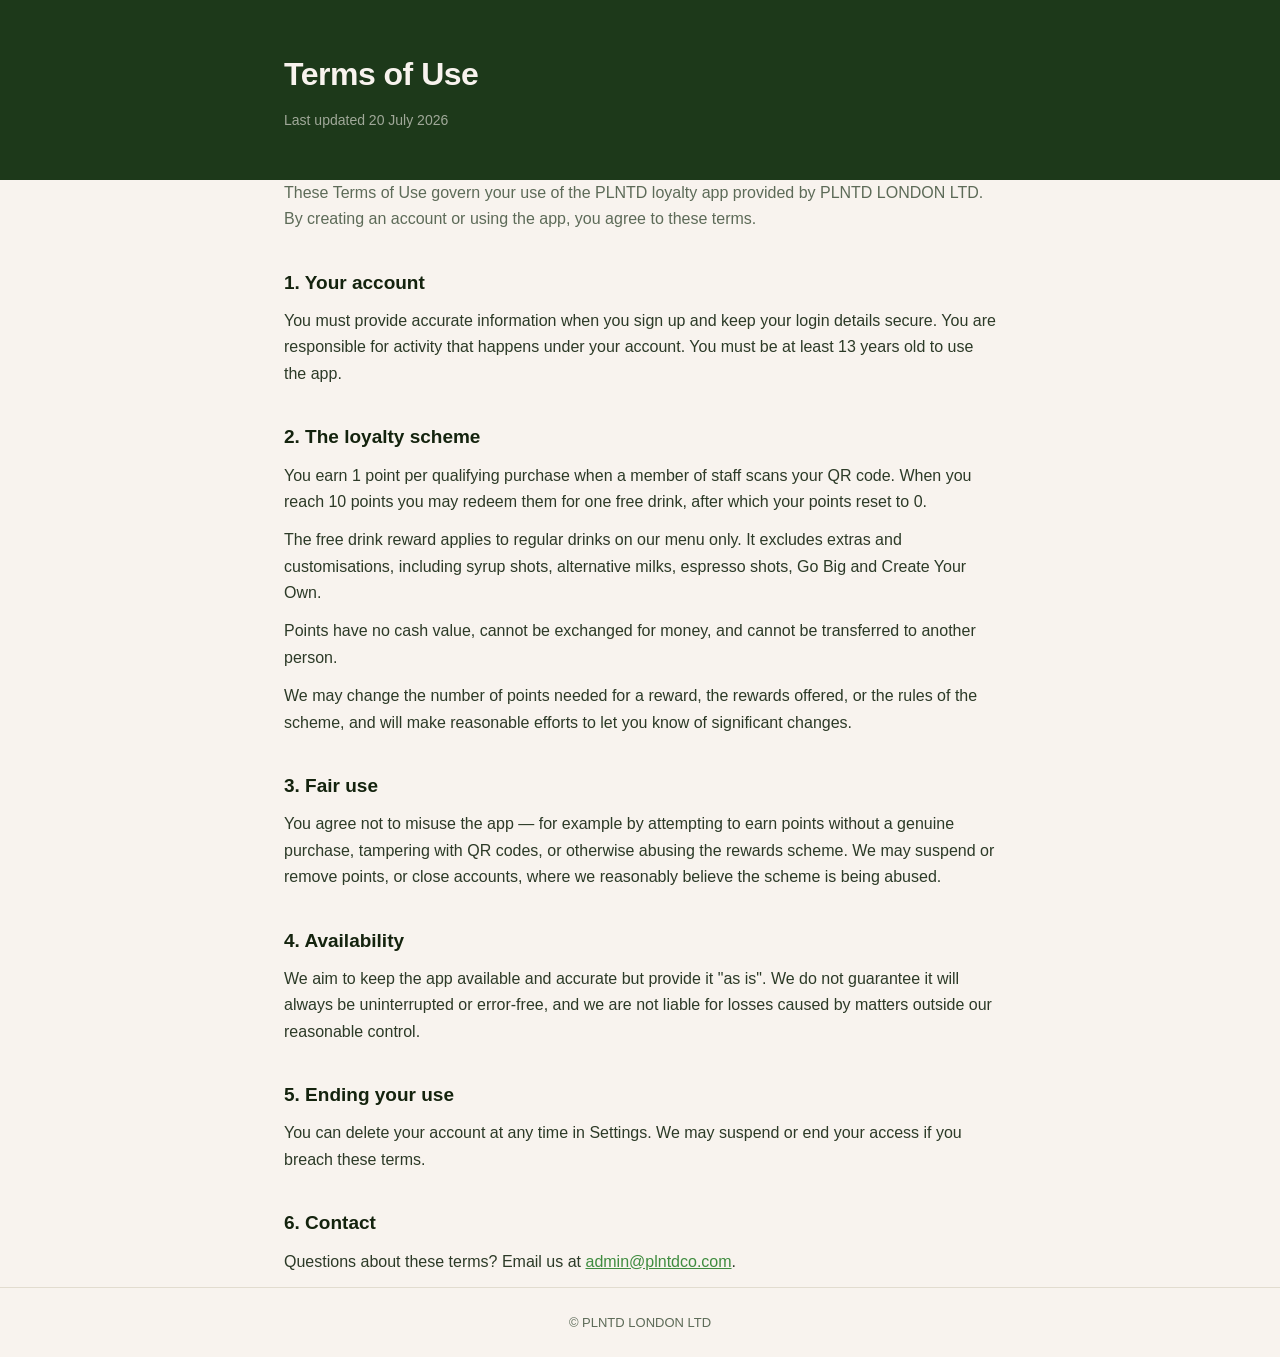
<file: terms.html>
<!DOCTYPE html>
<html lang="en-GB">
<head>
  <meta charset="UTF-8" />
  <meta name="viewport" content="width=device-width, initial-scale=1.0" />
  <meta name="robots" content="index, follow" />
  <title>Terms of Use — PLNTD</title>
  <style>
    :root { --forest:#1d391a; --ink:#14230e; --leaf:#3f8c3f; --cream:#f8f3ee; --muted:#5d6b58; }
    * { box-sizing: border-box; }
    body {
      margin: 0; background: var(--cream); color: var(--ink);
      font-family: -apple-system, BlinkMacSystemFont, "Segoe UI", Roboto, Helvetica, Arial, sans-serif;
      line-height: 1.65;
    }
    header { background: var(--forest); color: var(--cream); padding: 48px 0; }
    .wrap { max-width: 760px; margin: 0 auto; padding: 0 24px; }
    h1 { margin: 0; font-size: 32px; letter-spacing: -0.5px; }
    .updated { color: rgba(248,243,238,0.6); font-size: 14px; margin-top: 8px; }
    main { padding: 40px 0 80px; }
    h2 { font-size: 19px; margin: 34px 0 10px; color: var(--ink); }
    p { margin: 0 0 12px; color: #2c3a27; }
    .intro p { color: var(--muted); }
    a { color: var(--leaf); }
    footer { border-top: 1px solid #e2dccf; padding: 24px; text-align: center; color: var(--muted); font-size: 13px; }
  </style>
</head>
<body>
  <header><div class="wrap"><h1>Terms of Use</h1><div class="updated">Last updated 20 July 2026</div></div></header>
  <main class="wrap">
    <div class="intro">
      <p>These Terms of Use govern your use of the PLNTD loyalty app provided by PLNTD LONDON LTD. By creating an account or using the app, you agree to these terms.</p>
    </div>

    <h2>1. Your account</h2>
    <p>You must provide accurate information when you sign up and keep your login details secure. You are responsible for activity that happens under your account. You must be at least 13 years old to use the app.</p>

    <h2>2. The loyalty scheme</h2>
    <p>You earn 1 point per qualifying purchase when a member of staff scans your QR code. When you reach 10 points you may redeem them for one free drink, after which your points reset to 0.</p>
    <p>The free drink reward applies to regular drinks on our menu only. It excludes extras and customisations, including syrup shots, alternative milks, espresso shots, Go Big and Create Your Own.</p>
    <p>Points have no cash value, cannot be exchanged for money, and cannot be transferred to another person.</p>
    <p>We may change the number of points needed for a reward, the rewards offered, or the rules of the scheme, and will make reasonable efforts to let you know of significant changes.</p>

    <h2>3. Fair use</h2>
    <p>You agree not to misuse the app — for example by attempting to earn points without a genuine purchase, tampering with QR codes, or otherwise abusing the rewards scheme. We may suspend or remove points, or close accounts, where we reasonably believe the scheme is being abused.</p>

    <h2>4. Availability</h2>
    <p>We aim to keep the app available and accurate but provide it "as is". We do not guarantee it will always be uninterrupted or error-free, and we are not liable for losses caused by matters outside our reasonable control.</p>

    <h2>5. Ending your use</h2>
    <p>You can delete your account at any time in Settings. We may suspend or end your access if you breach these terms.</p>

    <h2>6. Contact</h2>
    <p>Questions about these terms? Email us at <a href="mailto:admin@plntdco.com">admin@plntdco.com</a>.</p>
  </main>
  <footer>&copy; PLNTD LONDON LTD</footer>
</body>
</html>
</file>
